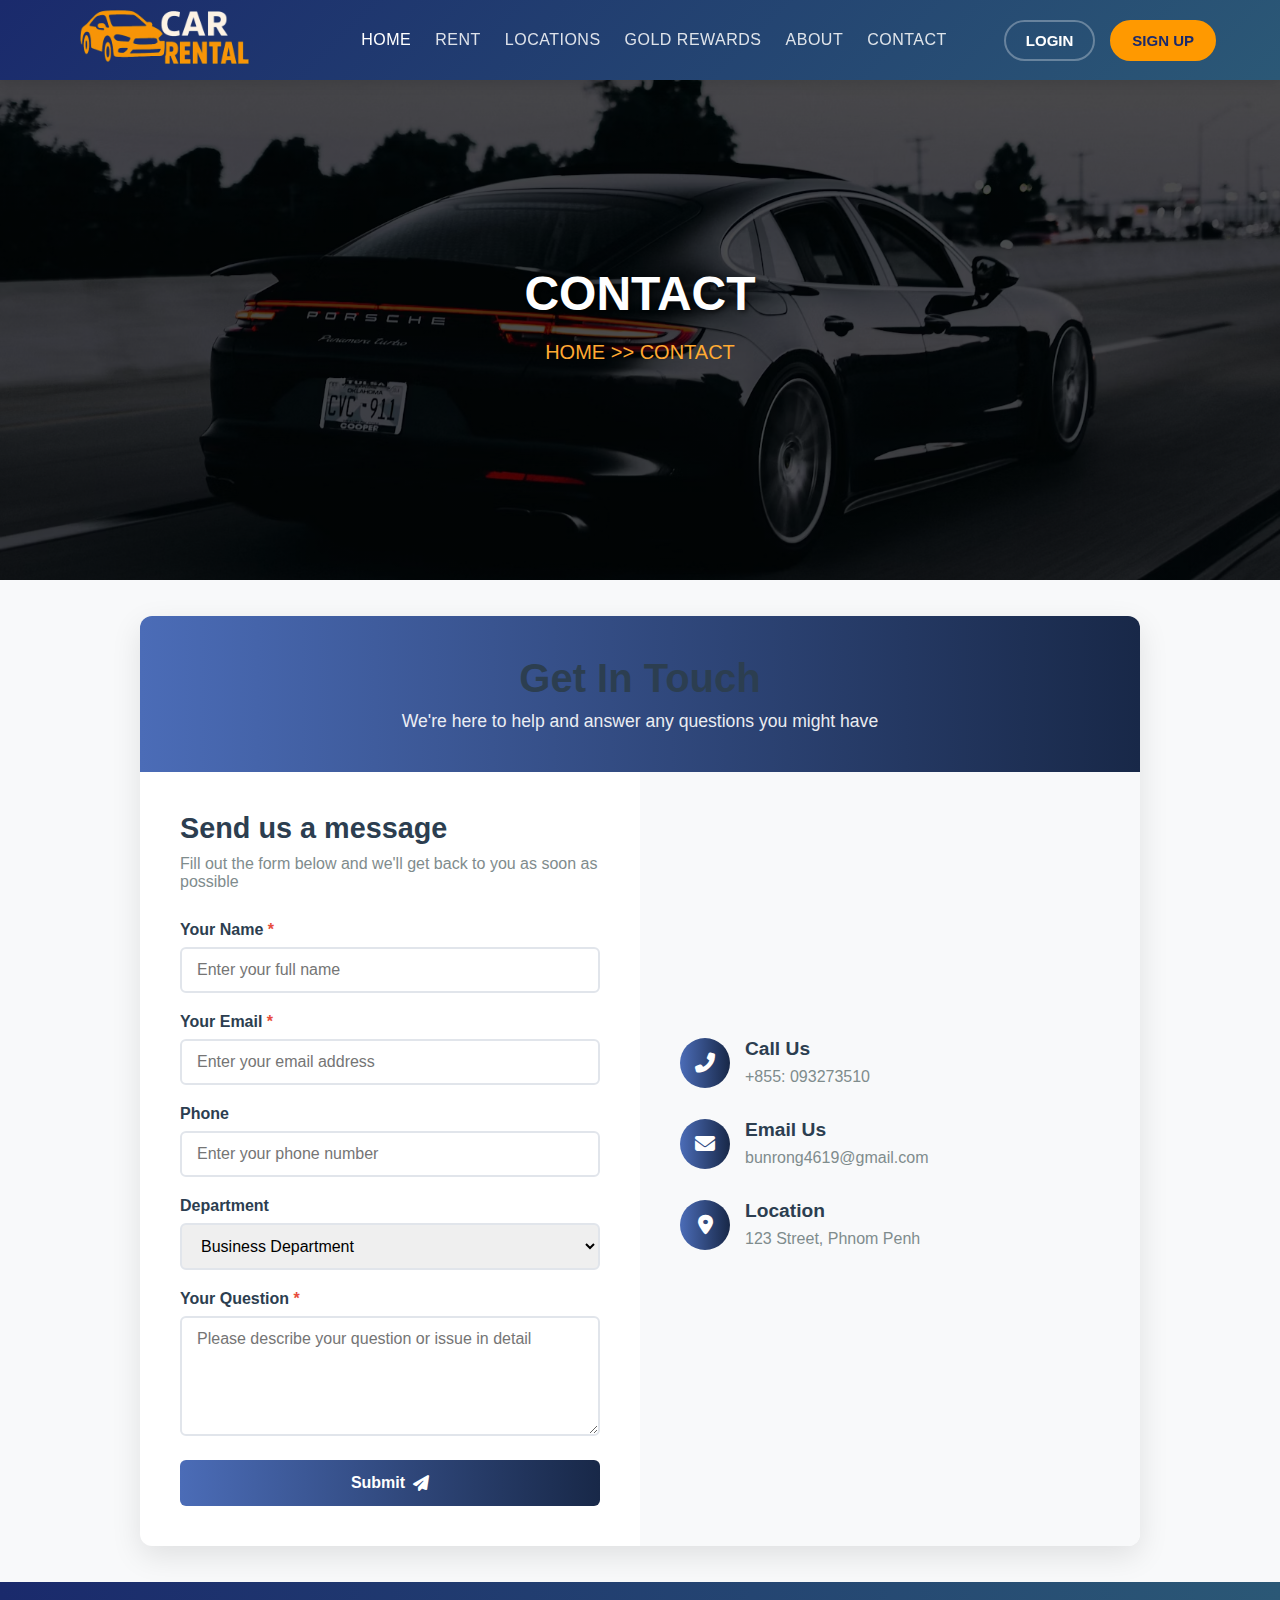
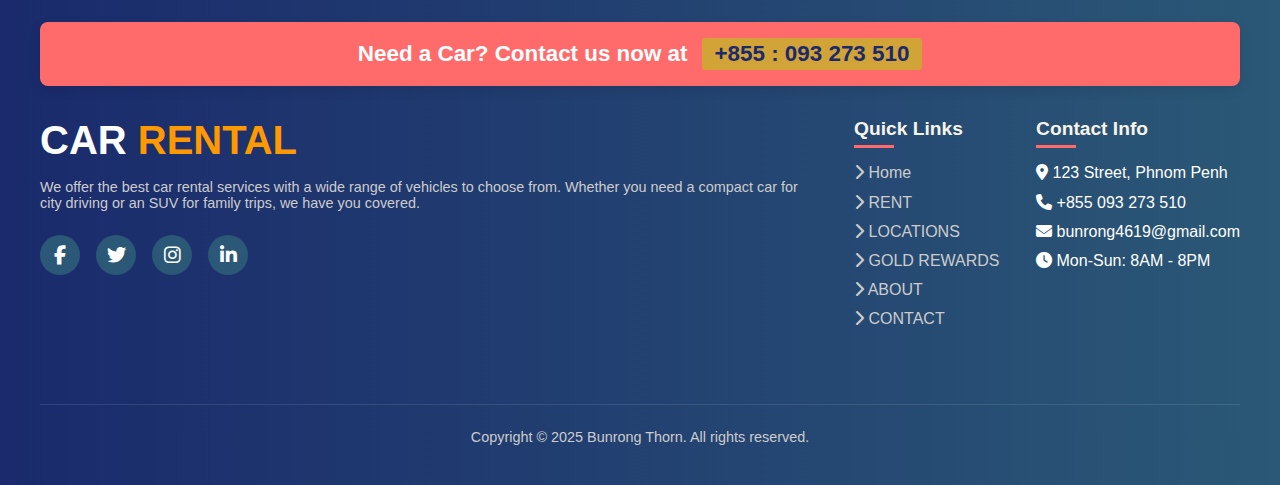
<file: contact.html>
<!DOCTYPE html>
<html lang="en">
<head>
    <meta charset="UTF-8">
    <meta name="viewport" content="width=device-width, initial-scale=1.0">
    <link rel="shortcut icon" href="images/logo1.png" type="image/png">
    <title>CAR RENTAL</title>
    <link rel="stylesheet" href="https://cdnjs.cloudflare.com/ajax/libs/font-awesome/6.4.0/css/all.min.css">
    <link rel="stylesheet" href="style.css">
</head>
<body>
    <nav>
        <div class="navbar">
            <div class="logo">
                <img src="images/logo1.png" alt="logo">
            </div>
            <div class="nav-links" id="navLinks">
                <ul class="links">
                    <li><a href="index.html" class="active">HOME</a></li>
                    <li><a href="rent.html">RENT</a></li>
                    <li><a href="location.html">LOCATIONS</a></li>
                    <li><a href="gold.html">GOLD REWARDS</a></li>
                    <li><a href="about.html">ABOUT</a></li>
                    <li><a href="contact.html">CONTACT</a></li>
                </ul>
                <div class="auth-buttons">
                    <a href="#" class="login-btn">LOGIN</a>
                    <a href="#" class="signup-btn">SIGN UP</a>
                </div>
            </div>
            <div class="hamburger" id="hamburger">
                <div class="line1"></div>
                <div class="line2"></div>
                <div class="line3"></div>
            </div>
        </div>
    </nav>

    <div class="hero-section">
        <h2>CONTACT</h2>
        <p>HOME >> CONTACT</p>
    </div>

    <br><br>

    <div class="contact-container">
        <div class="contact-header">
            <h1>Get In Touch</h1>
            <p>We're here to help and answer any questions you might have</p>
        </div>
        
        <div class="contact-content">
            <form class="contact-form" id="contactForm">
                <div class="form-header">
                    <h2>Send us a message</h2>
                    <p>Fill out the form below and we'll get back to you as soon as possible</p>
                </div>
                
                <div class="form-group">
                    <label for="name" class="required">Your Name</label>
                    <input type="text" id="name" class="form-control" placeholder="Enter your full name" required>
                </div>
                
                <div class="form-group">
                    <label for="email" class="required">Your Email</label>
                    <input type="email" id="email" class="form-control" placeholder="Enter your email address" required>
                </div>
                
                <div class="form-group">
                    <label for="phone">Phone</label>
                    <input type="tel" id="phone" class="form-control" placeholder="Enter your phone number">
                </div>
                
                <div class="form-group">
                    <label for="department">Department</label>
                    <select id="department" class="form-control">
                        <option selected>Business Department</option>
                        <option>Customer Support</option>
                        <option>Technical Support</option>
                        <option>Sales Department</option>
                        <option>Billing Department</option>
                    </select>
                </div>
                
                <div class="form-group full-width">
                    <label for="question" class="required">Your Question</label>
                    <textarea id="question" class="form-control" placeholder="Please describe your question or issue in detail" required></textarea>
                </div>
                
                <button type="submit" class="submit-btn">Submit <i class="fas fa-paper-plane"></i></button>
            </form>
            
            <div class="contact-info">
                <div class="info-item">
                    <i class="fas fa-phone-alt"></i>
                    <div class="info-text">
                        <h4>Call Us</h4>
                        <p>+855: 093273510</p>
                    </div>
                </div>
                
                <div class="info-item">
                    <i class="fas fa-envelope"></i>
                    <div class="info-text">
                        <h4>Email Us</h4>
                        <p>bunrong4619@gmail.com</p>
                    </div>
                </div>
                
                <div class="info-item">
                    <i class="fas fa-map-marker-alt"></i>
                    <div class="info-text">
                        <h4>Location</h4>
                        <p>123 Street, Phnom Penh</p>
                    </div>
                </div>
            </div>
        </div>
    </div>
            
            
    <br><br>
    <footer>
        <div class="footer-container">
            <div class="contact-bar">
                <h3>Need a Car? Contact us now at <span>+855 : 093 273 510</span></h3>
            </div>
            
            <div class="main-footer">
                <div class="brand-section">
                    <h1>CAR<span> RENTAL</span></h1>
                    <p>We offer the best car rental services with a wide range of vehicles to choose from. Whether you need a compact car for city driving or an SUV for family trips, we have you covered.</p>
                    
                    <div class="social-icons">
                        <a href="#"><i class="fab fa-facebook-f"></i></a>
                        <a href="#"><i class="fab fa-twitter"></i></a>
                        <a href="#"><i class="fab fa-instagram"></i></a>
                        <a href="#"><i class="fab fa-linkedin-in"></i></a>
                    </div>
                </div>
                
                <div class="links-section">
                    <div class="footer-column">
                        <h4>Quick Links</h4>
                        <ul>
                            <li><a href="index.html"><i class="fas fa-chevron-right"></i> Home</a></li>
                            <li><a href="rent.html"><i class="fas fa-chevron-right"></i> RENT</a></li>
                            <li><a href="location.html"><i class="fas fa-chevron-right"></i> LOCATIONS</a></li>
                            <li><a href="gold.html"><i class="fas fa-chevron-right"></i> GOLD REWARDS</a></li>
                            <li><a href="about.html"><i class="fas fa-chevron-right"></i> ABOUT</a></li>
                            <li><a href="contact.html"><i class="fas fa-chevron-right"></i> CONTACT</a></li>
                        </ul>
                    </div>
                    
                    <div class="footer-column">
                        <h4>Contact Info</h4>
                        <ul>
                            <li><i class="fas fa-map-marker-alt"></i> 123 Street, Phnom Penh</li>
                            <li><i class="fas fa-phone"></i> +855 093 273 510</li>
                            <li><i class="fas fa-envelope"></i> bunrong4619@gmail.com</li>
                            <li><i class="fas fa-clock"></i> Mon-Sun: 8AM - 8PM</li>
                        </ul>
                    </div>
                </div>
            </div>
            
            <div class="copyright">
                <p>Copyright &copy 2025 Bunrong Thorn. All rights reserved.</p>
            </div>
        </div>
    </footer>


<script src="index.js"></script>
</body>
</html>
</file>
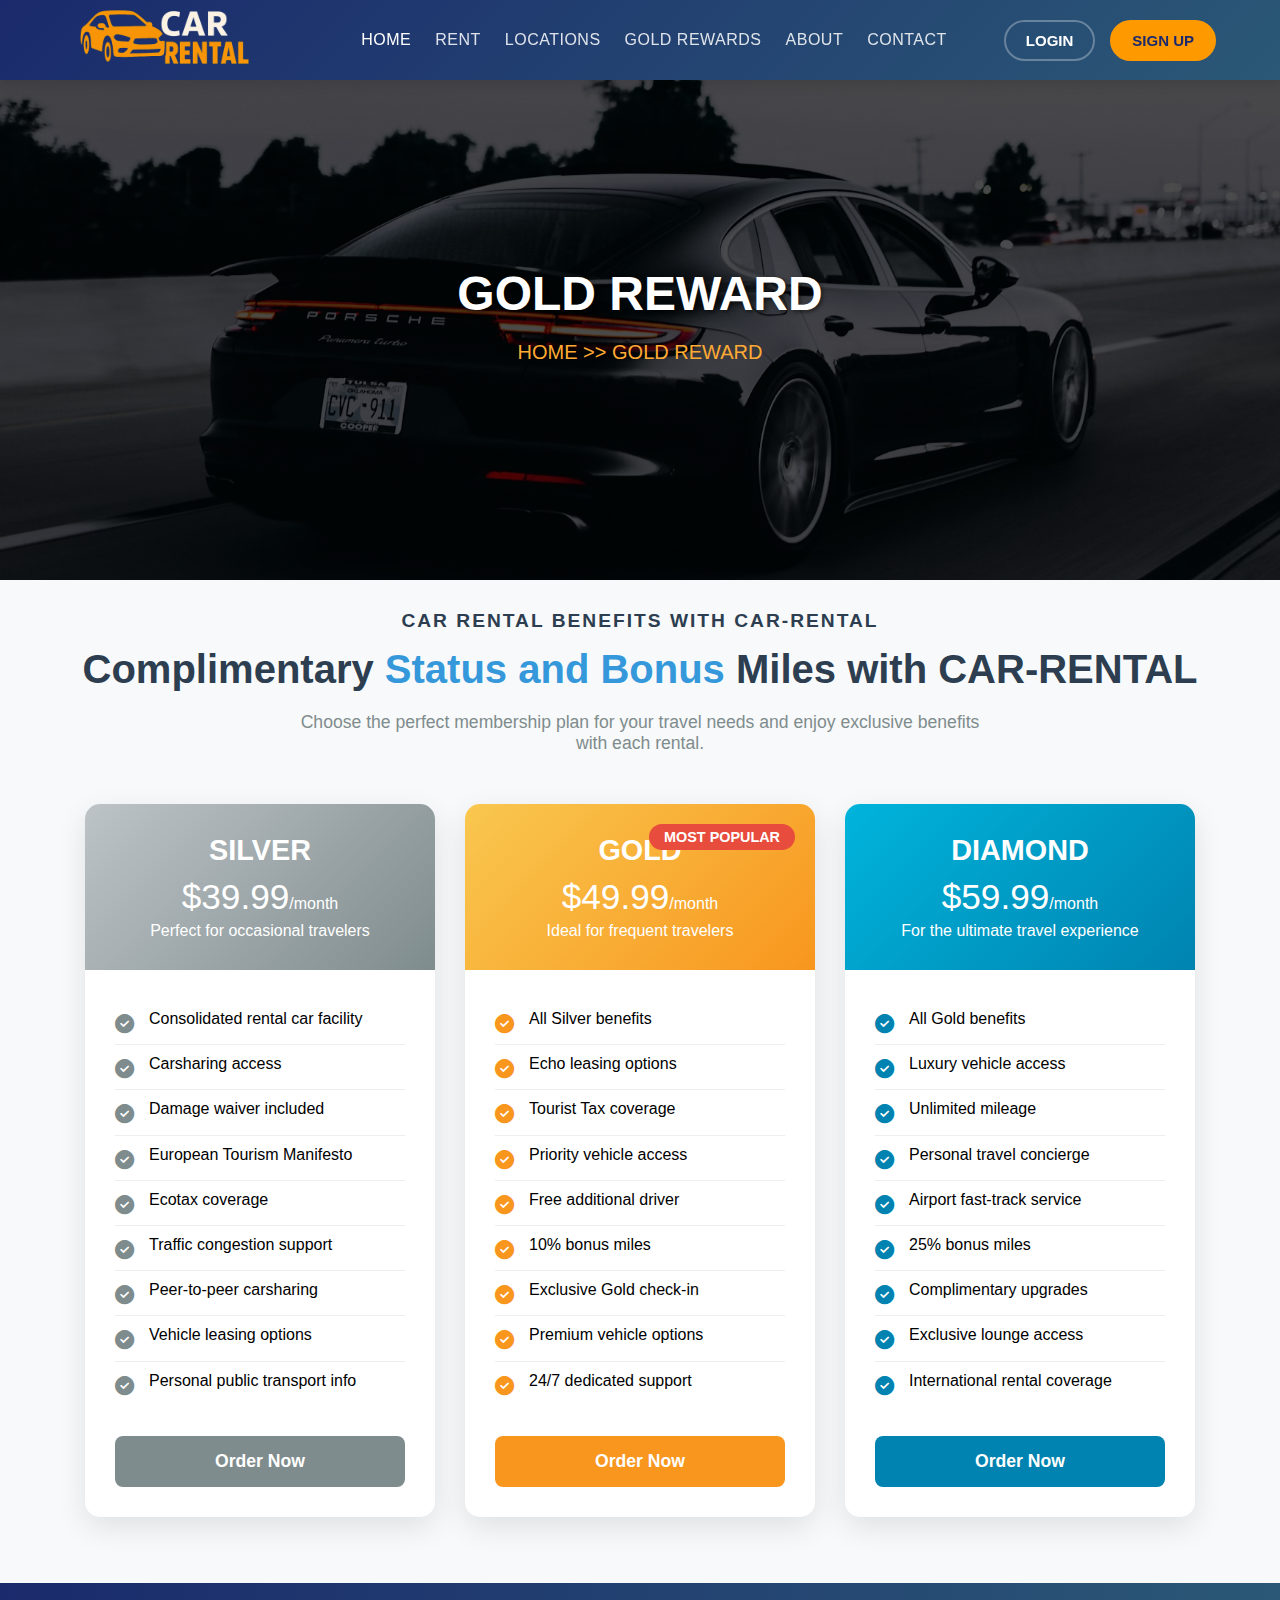
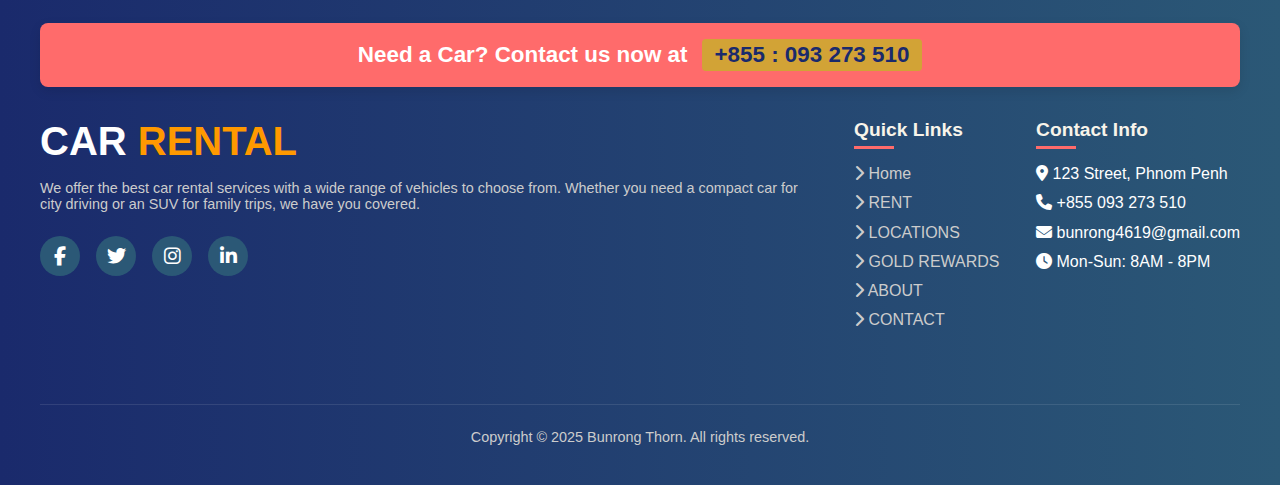
<file: gold.html>
<!DOCTYPE html>
<html lang="en">
<head>
    <meta charset="UTF-8">
    <meta name="viewport" content="width=device-width, initial-scale=1.0">
    <link rel="shortcut icon" href="images/logo1.png" type="image/png">
    <title>CAR RENTAL</title>
    <link rel="stylesheet" href="https://cdnjs.cloudflare.com/ajax/libs/font-awesome/6.4.0/css/all.min.css">
    <link rel="stylesheet" href="style.css">
</head>
<body>
    <nav>
        <div class="navbar">
            <div class="logo">
                <img src="images/logo1.png" alt="logo">
            </div>
            <div class="nav-links" id="navLinks">
                <ul class="links">
                    <li><a href="index.html" class="active">HOME</a></li>
                    <li><a href="rent.html">RENT</a></li>
                    <li><a href="location.html">LOCATIONS</a></li>
                    <li><a href="gold.html">GOLD REWARDS</a></li>
                    <li><a href="about.html">ABOUT</a></li>
                    <li><a href="contact.html">CONTACT</a></li>
                </ul>
                <div class="auth-buttons">
                    <a href="#" class="login-btn">LOGIN</a>
                    <a href="#" class="signup-btn">SIGN UP</a>
                </div>
            </div>
            <div class="hamburger" id="hamburger">
                <div class="line1"></div>
                <div class="line2"></div>
                <div class="line3"></div>
            </div>
        </div>
    </nav>

    <div class="hero-section">
        <h2>GOLD REWARD</h2>
        <p>HOME >> GOLD REWARD</p>
    </div>

    <div class="container">
        <div class="header">
            <h3>Car rental benefits with CAR-RENTAL</h3>
            <h1>Complimentary <span>Status and Bonus</span> Miles with CAR-RENTAL</h1>
            <p>Choose the perfect membership plan for your travel needs and enjoy exclusive benefits with each rental.</p>
        </div>
        
        <div class="pricing-cards">
            <!-- Silver Card -->
            <div class="pricing-card silver">
                <div class="card-header">
                    <h3>SILVER</h3>
                    <div class="price">$39.99<span>/month</span></div>
                    <p>Perfect for occasional travelers</p>
                </div>
                <div class="card-body">
                    <ul class="benefits-list">
                        <li><i class="fas fa-check-circle"></i> Consolidated rental car facility</li>
                        <li><i class="fas fa-check-circle"></i> Carsharing access</li>
                        <li><i class="fas fa-check-circle"></i> Damage waiver included</li>
                        <li><i class="fas fa-check-circle"></i> European Tourism Manifesto</li>
                        <li><i class="fas fa-check-circle"></i> Ecotax coverage</li>
                        <li><i class="fas fa-check-circle"></i> Traffic congestion support</li>
                        <li><i class="fas fa-check-circle"></i> Peer-to-peer carsharing</li>
                        <li><i class="fas fa-check-circle"></i> Vehicle leasing options</li>
                        <li><i class="fas fa-check-circle"></i> Personal public transport info</li>
                    </ul>
                    <a href="rent.html" class="btn">Order Now</a>
                </div>
            </div>
            
            <!-- Gold Card -->
            <div class="pricing-card gold popular">
                <div class="popular-tag">MOST POPULAR</div>
                <div class="card-header">
                    <h3>GOLD</h3>
                    <div class="price">$49.99<span>/month</span></div>
                    <p>Ideal for frequent travelers</p>
                </div>
                <div class="card-body">
                    <ul class="benefits-list">
                        <li><i class="fas fa-check-circle"></i> All Silver benefits</li>
                        <li><i class="fas fa-check-circle"></i> Echo leasing options</li>
                        <li><i class="fas fa-check-circle"></i> Tourist Tax coverage</li>
                        <li><i class="fas fa-check-circle"></i> Priority vehicle access</li>
                        <li><i class="fas fa-check-circle"></i> Free additional driver</li>
                        <li><i class="fas fa-check-circle"></i> 10% bonus miles</li>
                        <li><i class="fas fa-check-circle"></i> Exclusive Gold check-in</li>
                        <li><i class="fas fa-check-circle"></i> Premium vehicle options</li>
                        <li><i class="fas fa-check-circle"></i> 24/7 dedicated support</li>
                    </ul>
                    <a href="rent.html" class="btn">Order Now</a>
                </div>
            </div>
            
            <!-- Diamond Card -->
            <div class="pricing-card diamond">
                <div class="card-header">
                    <h3>DIAMOND</h3>
                    <div class="price">$59.99<span>/month</span></div>
                    <p>For the ultimate travel experience</p>
                </div>
                <div class="card-body">
                    <ul class="benefits-list">
                        <li><i class="fas fa-check-circle"></i> All Gold benefits</li>
                        <li><i class="fas fa-check-circle"></i> Luxury vehicle access</li>
                        <li><i class="fas fa-check-circle"></i> Unlimited mileage</li>
                        <li><i class="fas fa-check-circle"></i> Personal travel concierge</li>
                        <li><i class="fas fa-check-circle"></i> Airport fast-track service</li>
                        <li><i class="fas fa-check-circle"></i> 25% bonus miles</li>
                        <li><i class="fas fa-check-circle"></i> Complimentary upgrades</li>
                        <li><i class="fas fa-check-circle"></i> Exclusive lounge access</li>
                        <li><i class="fas fa-check-circle"></i> International rental coverage</li>
                    </ul>
                    <a href="rent.html" class="btn">Order Now</a>
                </div>
            </div>
        </div>
    </div>
            
            
    <br><br>
    <footer>
        <div class="footer-container">
            <div class="contact-bar">
                <h3>Need a Car? Contact us now at <span>+855 : 093 273 510</span></h3>
            </div>
            
            <div class="main-footer">
                <div class="brand-section">
                    <h1>CAR<span> RENTAL</span></h1>
                    <p>We offer the best car rental services with a wide range of vehicles to choose from. Whether you need a compact car for city driving or an SUV for family trips, we have you covered.</p>
                    
                    <div class="social-icons">
                        <a href="#"><i class="fab fa-facebook-f"></i></a>
                        <a href="#"><i class="fab fa-twitter"></i></a>
                        <a href="#"><i class="fab fa-instagram"></i></a>
                        <a href="#"><i class="fab fa-linkedin-in"></i></a>
                    </div>
                </div>
                
                <div class="links-section">
                    <div class="footer-column">
                        <h4>Quick Links</h4>
                        <ul>
                            <li><a href="index.html"><i class="fas fa-chevron-right"></i> Home</a></li>
                            <li><a href="rent.html"><i class="fas fa-chevron-right"></i> RENT</a></li>
                            <li><a href="location.html"><i class="fas fa-chevron-right"></i> LOCATIONS</a></li>
                            <li><a href="gold.html"><i class="fas fa-chevron-right"></i> GOLD REWARDS</a></li>
                            <li><a href="about.html"><i class="fas fa-chevron-right"></i> ABOUT</a></li>
                            <li><a href="contact.html"><i class="fas fa-chevron-right"></i> CONTACT</a></li>
                        </ul>
                    </div>
                    
                    <div class="footer-column">
                        <h4>Contact Info</h4>
                        <ul>
                            <li><i class="fas fa-map-marker-alt"></i> 123 Street, Phnom Penh</li>
                            <li><i class="fas fa-phone"></i> +855 093 273 510</li>
                            <li><i class="fas fa-envelope"></i> bunrong4619@gmail.com</li>
                            <li><i class="fas fa-clock"></i> Mon-Sun: 8AM - 8PM</li>
                        </ul>
                    </div>
                </div>
            </div>
            
            <div class="copyright">
                <p>Copyright &copy 2025 Bunrong Thorn. All rights reserved.</p>
            </div>
        </div>
    </footer>


<script src="index.js"></script>
</body>
</html>
</file>
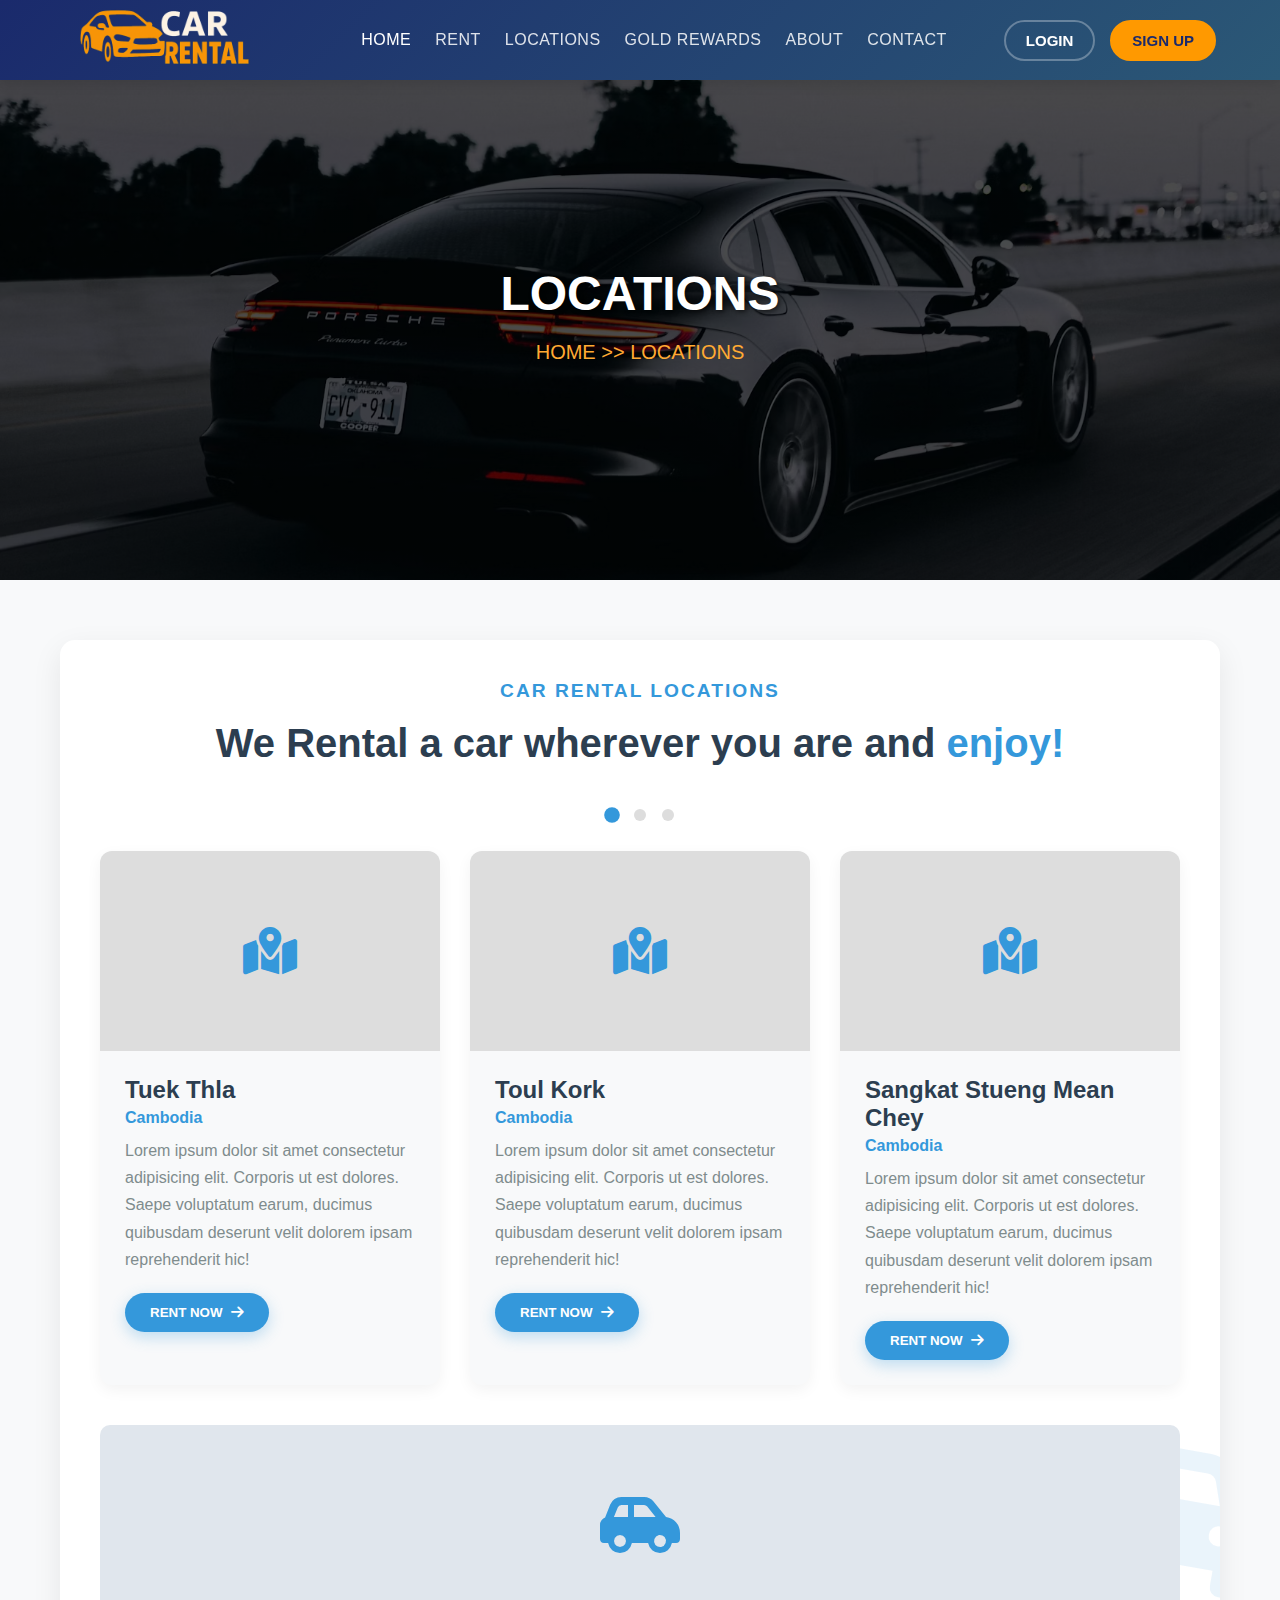
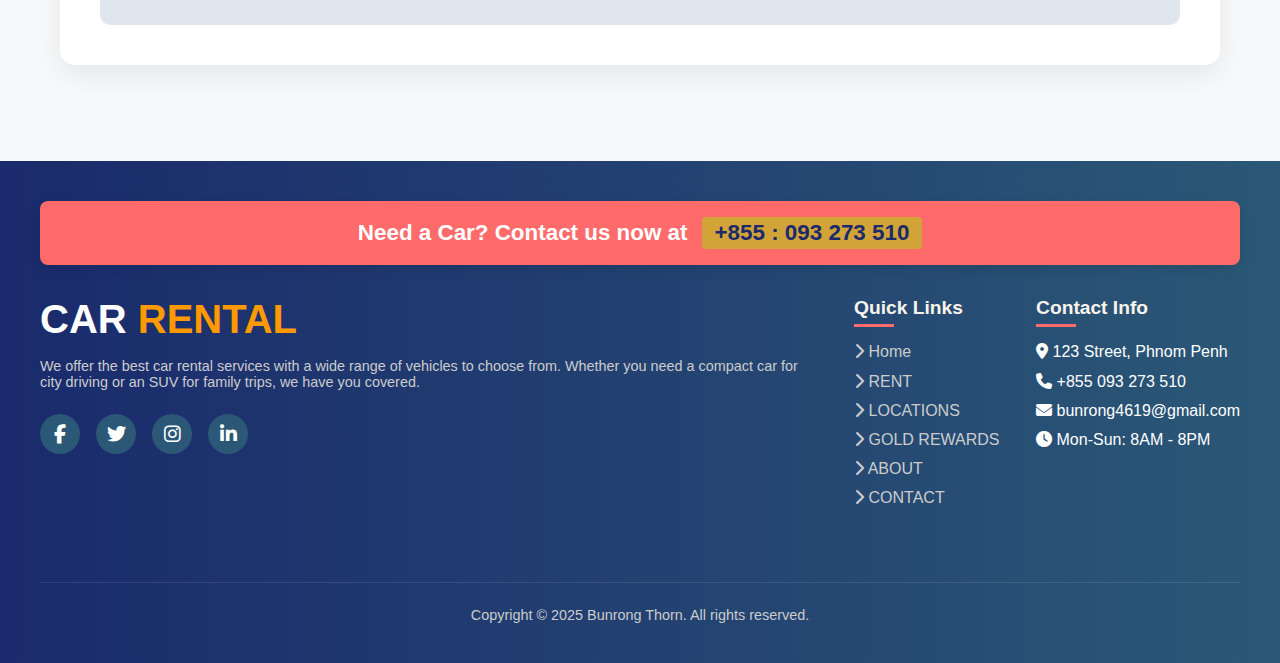
<file: location.html>
<!DOCTYPE html>
<html lang="en">
<head>
    <meta charset="UTF-8">
    <meta name="viewport" content="width=device-width, initial-scale=1.0">
    <link rel="shortcut icon" href="images/logo1.png" type="image/png">
    <title>CAR RENTAL</title>
    <link rel="stylesheet" href="https://cdnjs.cloudflare.com/ajax/libs/font-awesome/6.4.0/css/all.min.css">
    <link rel="stylesheet" href="style.css">
</head>
<body>
    <nav>
        <div class="navbar">
            <div class="logo">
                <img src="images/logo1.png" alt="logo">
            </div>
            <div class="nav-links" id="navLinks">
                <ul class="links">
                    <li><a href="index.html" class="active">HOME</a></li>
                    <li><a href="rent.html">RENT</a></li>
                    <li><a href="location.html">LOCATIONS</a></li>
                    <li><a href="gold.html">GOLD REWARDS</a></li>
                    <li><a href="about.html">ABOUT</a></li>
                    <li><a href="contact.html">CONTACT</a></li>
                </ul>
                <div class="auth-buttons">
                    <a href="#" class="login-btn">LOGIN</a>
                    <a href="#" class="signup-btn">SIGN UP</a>
                </div>
            </div>
            <div class="hamburger" id="hamburger">
                <div class="line1"></div>
                <div class="line2"></div>
                <div class="line3"></div>
            </div>
        </div>
    </nav>

    <div class="hero-section">
        <h2>LOCATIONS</h2>
        <p>HOME >> LOCATIONS</p>
    </div>

    <div class="container">
        <section class="locations-section">
            <div class="floating-car">
                <i class="fas fa-car"></i>
            </div>
            
            <div class="locations-header">
                <h3>Car Rental Locations</h3>
                <h1>We Rental a car wherever you are and <span>enjoy!</span></h1>
            </div>
            
            <div class="location-selector">
                <div class="location-dot active" data-location="tuek-thla"></div>
                <div class="location-dot" data-location="toul-kork"></div>
                <div class="location-dot" data-location="mean-chey"></div>
            </div>
            
            <div class="locations-grid">
                <div class="location-card" id="tuek-thla">
                    <div class="map-container">
                        <i class="fas fa-map-marked-alt"></i>
                    </div>
                    <div class="location-info">
                        <h2>Tuek Thla <span>Cambodia</span></h2>
                        <p>Lorem ipsum dolor sit amet consectetur adipisicing elit. Corporis ut est dolores. Saepe voluptatum earum, ducimus quibusdam deserunt velit dolorem ipsam reprehenderit hic!</p>
                        <button class="rent-btn"><a href="rent.html">RENT NOW</a> <i class="fas fa-arrow-right"></i></button>
                    </div>
                </div>
                
                <div class="location-card" id="toul-kork">
                    <div class="map-container">
                        <i class="fas fa-map-marked-alt"></i>
                    </div>
                    <div class="location-info">
                        <h2>Toul Kork <span>Cambodia</span></h2>
                        <p>Lorem ipsum dolor sit amet consectetur adipisicing elit. Corporis ut est dolores. Saepe voluptatum earum, ducimus quibusdam deserunt velit dolorem ipsam reprehenderit hic!</p>
                        <button class="rent-btn"><a href="rent.html">RENT NOW</a> <i class="fas fa-arrow-right"></i></button>
                    </div>
                </div>
                
                <div class="location-card" id="mean-chey">
                    <div class="map-container">
                        <i class="fas fa-map-marked-alt"></i>
                    </div>
                    <div class="location-info">
                        <h2>Sangkat Stueng Mean Chey <span>Cambodia</span></h2>
                        <p>Lorem ipsum dolor sit amet consectetur adipisicing elit. Corporis ut est dolores. Saepe voluptatum earum, ducimus quibusdam deserunt velit dolorem ipsam reprehenderit hic!</p>
                        <button class="rent-btn"><a href="rent.html">RENT NOW</a> <i class="fas fa-arrow-right"></i></button>
                    </div>
                </div>
            </div>
            
            <div class="car-image">
                <div class="car-img-container">
                    <i class="fas fa-car-side"></i>
                </div>
            </div>
        </section>
    </div>
            
            
    <br><br>
    <footer>
        <div class="footer-container">
            <div class="contact-bar">
                <h3>Need a Car? Contact us now at <span>+855 : 093 273 510</span></h3>
            </div>
            
            <div class="main-footer">
                <div class="brand-section">
                    <h1>CAR<span> RENTAL</span></h1>
                    <p>We offer the best car rental services with a wide range of vehicles to choose from. Whether you need a compact car for city driving or an SUV for family trips, we have you covered.</p>
                    
                    <div class="social-icons">
                        <a href="#"><i class="fab fa-facebook-f"></i></a>
                        <a href="#"><i class="fab fa-twitter"></i></a>
                        <a href="#"><i class="fab fa-instagram"></i></a>
                        <a href="#"><i class="fab fa-linkedin-in"></i></a>
                    </div>
                </div>
                
                <div class="links-section">
                    <div class="footer-column">
                        <h4>Quick Links</h4>
                        <ul>
                            <li><a href="index.html"><i class="fas fa-chevron-right"></i> Home</a></li>
                            <li><a href="rent.html"><i class="fas fa-chevron-right"></i> RENT</a></li>
                            <li><a href="location.html"><i class="fas fa-chevron-right"></i> LOCATIONS</a></li>
                            <li><a href="gold.html"><i class="fas fa-chevron-right"></i> GOLD REWARDS</a></li>
                            <li><a href="about.html"><i class="fas fa-chevron-right"></i> ABOUT</a></li>
                            <li><a href="contact.html"><i class="fas fa-chevron-right"></i> CONTACT</a></li>
                        </ul>
                    </div>
                    
                    <div class="footer-column">
                        <h4>Contact Info</h4>
                        <ul>
                            <li><i class="fas fa-map-marker-alt"></i> 123 Street, Phnom Penh</li>
                            <li><i class="fas fa-phone"></i> +855 093 273 510</li>
                            <li><i class="fas fa-envelope"></i> bunrong4619@gmail.com</li>
                            <li><i class="fas fa-clock"></i> Mon-Sun: 8AM - 8PM</li>
                        </ul>
                    </div>
                </div>
            </div>
            
            <div class="copyright">
                <p>Copyright &copy 2025 Bunrong Thorn. All rights reserved.</p>
            </div>
        </div>
    </footer>


<script src="index.js"></script>
</body>
</html>
</file>
<file: style.css>
* {
    margin: 0;
    padding: 0;
    box-sizing: border-box;
    font-family: 'Segoe UI', Tahoma, Geneva, Verdana, sans-serif;
}
        
body {
    background-color: #f8f9fa;
}
        
nav {
    background: linear-gradient(135deg, #1a2a6c, #2b5876);
    padding: 0 5%;
    box-shadow: 0 4px 12px rgba(0, 0, 0, 0.1);
    position: sticky;
    top: 0;
    z-index: 1000;
}
        
.navbar {
    display: flex;
    justify-content: space-between;
    align-items: center;
    height: 80px;
}
        
.logo {
    display: flex;
    align-items: center;
}

.logo img {
    display: inline-block;
    width: 200px;
}
        
.nav-links {
    display: flex;
    align-items: center;
}
        
.links {
    display: flex;
    list-style: none;
}
        
.links li {
    position: relative;
    margin: 0 12px;
}
        
.links li a {
    color: rgba(255, 255, 255, 0.85);
    text-decoration: none;
    font-size: 16px;
    font-weight: 500;
    padding: 28px 0;
    transition: all 0.3s ease;
    letter-spacing: 0.5px;
}
        
.links li a:hover {
    color: rgb(255, 255, 255);
}
        
.links li a:hover::after {
    content: '';
    position: absolute;
    bottom: 0;
    left: 0;
    width: 100%;
    height: 4px;
    background-color: #ff9900;
    border-radius: 4px 4px 0 0;
}
        
.links li a.active {
    color: rgb(255, 255, 255);

}
        
.links li a.active::after {
    content: '';
    position: absolute;
    bottom: 0;
    left: 0;
    width: 100%;
    height: 4px;
    border-radius: 4px 4px 0 0;
}
        
.auth-buttons {
    display: flex;
    align-items: center;
    margin-left: 30px;
}
        
.auth-buttons a {
    padding: 10px 20px;
    border-radius: 50px;
    text-decoration: none;
    font-weight: 600;
    font-size: 15px;
    transition: all 0.3s ease;
    margin-left: 15px;
}
        
.login-btn {
    color: white;
    border: 2px solid rgba(255, 255, 255, 0.3);
}
        
.login-btn:hover {
    background-color: rgba(255, 255, 255, 0.1);
    border-color: rgba(255, 255, 255, 0.5);
}
        
.signup-btn {
    background-color: #ff9900;
    color: #1a2a6c;
    border: 2px solid #ff9900;
}
        
.signup-btn:hover {
    background-color: #ffaa33;
    border-color: #ffaa33;
    transform: translateY(-2px);
    box-shadow: 0 4px 8px rgba(0, 0, 0, 0.2);
}
        
.hamburger {
    display: none;
    flex-direction: column;
    cursor: pointer;
}
        
.hamburger div {
    width: 25px;
    height: 3px;
    background-color: white;
    margin: 3px 0;
    transition: all 0.3s ease;
}
        
.hero-section {
    height: 500px;
    background: linear-gradient(rgba(0, 0, 0, 0.7), rgba(0, 0, 0, 0.7)), 
                        url('/images/banner.png') no-repeat center center/cover;
    display: flex;
    flex-direction: column;
    justify-content: center;
    align-items: center;
    text-align: center;
    color: white;
    padding: 0 20px;
}
        
.hero-section h2 {
    font-size: 48px;
    margin-bottom: 20px;
    text-shadow: 2px 2px 4px rgba(0, 0, 0, 0.5);
}
        
.hero-section p {
    font-size: 20px;
    max-width: 700px;
    margin-bottom: 30px;
    color: #ffaa33;
}
        
@media (max-width: 968px) {
    .links li {
        margin: 0 8px;
    }
            
    .links li a {
        font-size: 14px;
    }
            
    .auth-buttons a {
        padding: 8px 16px;
        font-size: 14px;
    }
}
        
@media (max-width: 768px) {
    .hamburger {
        display: flex;
    }
            
    .nav-links {
        position: absolute;
        top: 80px;
        left: 0;
        width: 100%;
        background: linear-gradient(135deg, #1a2a6c, #2b5876);
        flex-direction: column;
        align-items: center;
        padding: 20px 0;
        clip-path: polygon(0 0, 100% 0, 100% 0, 0 0);
        transition: all 0.5s ease;
    }
            
    .nav-active {
        clip-path: polygon(0 0, 100% 0, 100% 100%, 0 100%);
    }
            
    .links {
        flex-direction: column;
        width: 100%;
    }
            
    .links li {
        width: 100%;
        text-align: center;
        margin: 0;
    }
            
    .links li a {
        display: block;
        padding: 15px 0;
    }
            
    .links li a::after {
        display: none;
    }
            
    .auth-buttons {
        margin: 20px 0 10px;
        flex-direction: column;
        width: 80%;
        }
            
    .auth-buttons a {
        margin: 10px 0;
        width: 100%;
        text-align: center;
    }
            
    .hero-section h2 {
        font-size: 36px;
    }
            
    .hero-section p {
        font-size: 18px;
    }
}

.benefits-section {
    padding: 80px 5%;
    background: linear-gradient(to bottom, #ffffff, #f0f8ff);
}

.section-header {
    text-align: center;
    margin-bottom: 60px;
}
        
.section-header h4 {
    font-size: 18px;
    color: #ff9900;
    text-transform: uppercase;
    letter-spacing: 2px;
    margin-bottom: 15px;
    font-weight: 600;
}

.section-header h1 {
    font-size: 42px;
    color: #1a2a6c;
    font-weight: 700;
    line-height: 1.2;
}
        
.section-header h1 span {
    display: block;
    color: #ff9900;
    margin-top: 10px;
}
        
.benefits-container {
    display: flex;
    flex-wrap: wrap;
    justify-content: center;
    gap: 30px;
    max-width: 1200px;
    margin: 0 auto;
}

.benefit-card {
    background: white;
    border-radius: 12px;
    padding: 30px;
    width: 260px;
    text-align: center;
    box-shadow: 0 10px 30px rgba(0, 0, 0, 0.08);
    transition: transform 0.3s ease, box-shadow 0.3s ease;
}
        
.benefit-card:hover {
    transform: translateY(-10px);
    box-shadow: 0 15px 35px rgba(0, 0, 0, 0.12);
}
        
.icon-container {
    width: 80px;
    height: 80px;
    margin: 0 auto 20px;
    background: linear-gradient(135deg, #1a2a6c, #2b5876);
    border-radius: 50%;
    display: flex;
    align-items: center;
    justify-content: center;
}
        
.benefit-card i {
    font-size: 32px;
    color: white;
}
        
.benefit-card h3 {
    font-size: 20px;
    color: #1a2a6c;
    margin-bottom: 15px;
    font-weight: 600;
}
        
.benefit-card p {
    color: #666;
    font-size: 16px;
    line-height: 1.5;
}
        
.guarantee-badge {
    margin-top: 60px;
    text-align: center;
    background: linear-gradient(135deg, #1a2a6c, #2b5876);
    color: white;
    padding: 30px;
    border-radius: 12px;
    max-width: 800px;
    margin-left: auto;
    margin-right: auto;
}
        
.guarantee-badge h2 {
    font-size: 28px;
    margin-bottom: 15px;
}
        
.guarantee-badge p {
    font-size: 18px;
    opacity: 0.9;
}
        
@media (max-width: 768px) {
    .section-header h1 {
        font-size: 32px;
    }
            
    .benefit-card {
        width: 100%;
        max-width: 320px;
    }
            
    .benefits-container {
        gap: 20px;
    }
}

.services-section {
    padding: 80px 5%;
    background: linear-gradient(to bottom, #f0f8ff, #ffffff);
}
        
.section-header {
    text-align: center;
    margin-bottom: 60px;
    max-width: 800px;
    margin-left: auto;
    margin-right: auto;
}
        
.section-header h4 {
    font-size: 18px;
    color: #ff9900;
    text-transform: uppercase;
    letter-spacing: 2px;
    margin-bottom: 15px;
    font-weight: 600;
}
        
.section-header h1 {
    font-size: 42px;
    color: #1a2a6c;
    font-weight: 700;
    line-height: 1.3;
}
        
.section-header h1 span {
    color: #ff9900;
}
        
.services-container {
    display: flex;
    flex-wrap: wrap;
    justify-content: center;
    gap: 40px;
    max-width: 1200px;
    margin: 0 auto 50px;
}
        
.service-card {
    background: white;
    border-radius: 12px;
    overflow: hidden;
    width: 350px;
    box-shadow: 0 10px 30px rgba(0, 0, 0, 0.08);
    transition: transform 0.3s ease, box-shadow 0.3s ease;
}
        
.service-card:hover {
    transform: translateY(-10px);
    box-shadow: 0 15px 35px rgba(0, 0, 0, 0.12);
}
        
.service-img {
    height: 200px;
    background: linear-gradient(135deg, #1a2a6c, #2b5876);
    display: flex;
    align-items: center;
    justify-content: center;
    position: relative;
    overflow: hidden;
}
        
.service-img i {
    font-size: 64px;
    color: rgba(255, 255, 255, 0.9);
    z-index: 2;
}
        
.service-img::after {
    content: '';
    position: absolute;
    top: 0;
    left: 0;
    width: 100%;
    height: 100%;
    background: url('images/image.png') no-repeat center center/cover;
    opacity: 0.2;
}
        
.service-content {
    padding: 25px;
}
        
.service-content h2 {
    font-size: 22px;
    color: #1a2a6c;
    margin-bottom: 15px;
    font-weight: 600;
}
        
.service-content p {
    color: #666;
    font-size: 16px;
    line-height: 1.6;
    margin-bottom: 20px;
}
        
.cta-button {
    display: block;
    text-decoration: double;
    width: max-content;
    margin: 0 auto;
    padding: 16px 40px;
    background: linear-gradient(135deg, #ff9900, #ffaa33);
    border: none;
    border-radius: 50px;
    font-size: 18px;
    font-weight: 600;
    cursor: pointer;
    transition: all 0.3s ease;
    box-shadow: 0 4px 15px rgba(255, 153, 0, 0.3);
}

.cta-button a {
    text-decoration: none;
    color: white;
}
        
.cta-button:hover {
    transform: translateY(-3px);
    box-shadow: 0 6px 20px rgba(255, 153, 0, 0.4);
    background: linear-gradient(135deg, #ffaa33, #ffbb55);
}

/* RENT PATH STYLE */
.container {
            max-width: 1200px;
            margin: 0 auto;
        }
        
        header {
            text-align: center;
            margin-bottom: 40px;
            padding: 20px;
        }
        
        h1 {
            font-size: 2.5rem;
            color: #2c3e50;
            margin-bottom: 10px;
        }
        
        .subtitle {
            font-size: 1.1rem;
            color: #7f8c8d;
            max-width: 600px;
            margin: 0 auto;
        }
        
        .products-grid {
            display: grid;
            grid-template-columns: repeat(auto-fill, minmax(250px, 1fr));
            gap: 25px;
            margin-bottom: 40px;
        }
        
        .product-card {
            background: white;
            border-radius: 10px;
            overflow: hidden;
            box-shadow: 0 5px 15px rgba(0, 0, 0, 0.08);
            transition: transform 0.3s ease, box-shadow 0.3s ease;
        }
        
        .product-card:hover {
            transform: translateY(-5px);
            box-shadow: 0 10px 25px rgba(0, 0, 0, 0.15);
        }
        
        .product-image {
            width: 100%;
            height: 200px;
            overflow: hidden;
        }
        
        .product-image img {
            width: 100%;
            height: 100%;
            object-fit: cover;
            transition: transform 0.5s ease;
        }
        
        .product-card:hover .product-image img {
            transform: scale(1.05);
        }
        
        .product-info {
            padding: 20px;
        }
        
        .product-price {
            font-size: 1.4rem;
            font-weight: 700;
            color: #2c3e50;
            margin: 10px 0;
        }
        
        .product-id {
            color: #7f8c8d;
            font-size: 0.9rem;
        }
        
        .pagination {
            display: flex;
            justify-content: center;
            margin-top: 40px;
            flex-wrap: wrap;
        }
        
        .pagination button {
            background: white;
            border: none;
            padding: 12px 18px;
            margin: 5px;
            border-radius: 8px;
            cursor: pointer;
            font-weight: 600;
            box-shadow: 0 3px 6px rgba(0, 0, 0, 0.1);
            transition: all 0.3s ease;
        }
        
        .pagination button:hover {
            background: #3498db;
            color: white;
        }
        
        .pagination button.active {
            background: #2c3e50;
            color: white;
        }
        
        .pagination button i {
            margin: 0 5px;
        }
        
        .items-per-page {
            display: flex;
            justify-content: center;
            align-items: center;
            margin-bottom: 20px;
            gap: 10px;
        }
        
        .items-per-page select {
            padding: 8px 15px;
            border-radius: 6px;
            border: 1px solid #ddd;
            background: white;
        }
        
        @media (max-width: 768px) {
            .products-grid {
                grid-template-columns: repeat(auto-fill, minmax(200px, 1fr));
                gap: 15px;
            }
            
            h1 {
                font-size: 2rem;
            }
        }
        
        @media (max-width: 480px) {
            .products-grid {
                grid-template-columns: 1fr;
            }
            
            .pagination button {
                padding: 10px 15px;
            }
        }
        
        .filter-buttons {
            display: flex;
            justify-content: center;
            margin-bottom: 30px;
            flex-wrap: wrap;
            gap: 10px;
        }
        
        .filter-buttons button {
            padding: 10px 20px;
            background: white;
            border: none;
            border-radius: 6px;
            cursor: pointer;
            font-weight: 600;
            box-shadow: 0 3px 6px rgba(0, 0, 0, 0.1);
            transition: all 0.3s ease;
        }
        
        .filter-buttons button:hover, .filter-buttons button.active {
            background: #2c3e50;
            color: white;
        }
        
@media (max-width: 768px) {
    .section-header h1 {
        font-size: 32px;
    }
            
    .service-card {
        width: 100%;
        max-width: 400px;
    }
            
    .services-container {
        gap: 30px;
    }
}

footer {
    background: linear-gradient(to right, #1a2a6c, #2b5876);
    color: white;
    padding: 2.5rem 1rem;
    margin-top: auto;
}
        
.footer-container {
    max-width: 1200px;
    margin: 0 auto;
    display: flex;
    flex-direction: column;
    gap: 2rem;
}
        
.contact-bar {
    background-color: #ff6b6b;
    padding: 1rem;
    border-radius: 8px;
    text-align: center;
    box-shadow: 0 4px 12px rgba(0, 0, 0, 0.1);
}
        
.contact-bar h3 {
    font-weight: 600;
    font-size: 1.4rem;
    margin: 0;
}
        
.contact-bar span {
    font-weight: 700;
    color: #1a2a6c;
    background-color: #d2a336;
    padding: 0.2rem 0.8rem;
    border-radius: 4px;
    display: inline-block;
    margin-left: 0.5rem;
}
        
.main-footer {
    display: flex;
    flex-wrap: wrap;
    justify-content: space-between;
    gap: 2rem;
}
        
.brand-section {
    flex: 1;
    min-width: 250px;
}
        
.brand-section h1 {
    font-size: 2.5rem;
    font-weight: 800;
    margin-bottom: 0.5rem;
    color: #ffffff;
}
        
.brand-section span {
    color: #ff9900;
}
        
.brand-section p {
    color: #ccc;
    font-size: 0.9rem;
    margin-top: 1rem;
}
        
.links-section {
    display: flex;
    flex-wrap: wrap;
    gap: 2rem;
}
        
.footer-column {
    min-width: 150px;
}
        
.footer-column h4 {
    font-size: 1.2rem;
    margin-bottom: 1rem;
    color: #f8f4ea;
    position: relative;
    padding-bottom: 0.5rem;
}
        
.footer-column h4:after {
    content: '';
    position: absolute;
    bottom: 0;
    left: 0;
    width: 40px;
    height: 3px;
    background-color: #ff6b6b;
}
        
.footer-column ul {
    list-style: none;
}
        
.footer-column ul li {
    margin-bottom: 0.7rem;
}
        
.footer-column a {
    color: #ccc;
    text-decoration: none;
    transition: color 0.3s;
    display: block;
}
        
.footer-column a:hover {
    color: #ffd166;
    transform: translateX(5px);
}
        
.social-icons {
    display: flex;
    gap: 1rem;
    margin-top: 1.5rem;
}
        
.social-icons a {
    display: inline-flex;
    text-decoration: none;
    align-items: center;
    justify-content: center;
    width: 40px;
    height: 40px;
    background-color: #2b5876;
    border-radius: 50%;
    color: white;
    font-size: 1.2rem;
    transition: all 0.3s;
}
        
.social-icons a:hover {
    background-color: #ff6b6b;
    transform: translateY(-3px);
}
        
.copyright {
    text-align: center;
    margin-top: 2rem;
    padding-top: 1.5rem;
    border-top: 1px solid rgba(255, 255, 255, 0.1);
    color: #ccc;
    font-size: 0.9rem;
}
        
@media (max-width: 768px) {
    .main-footer {
        flex-direction: column;
    }
            
    .links-section {
        width: 100%;
        justify-content: space-between;
    }
            
    .contact-bar h3 {
        font-size: 1.1rem;
    }
}
        
@media (max-width: 480px) {
    .links-section {
        flex-direction: column;
        gap: 1.5rem;
    }
            
    .contact-bar h3 {
        font-size: 1rem;
    }
            
    .contact-bar span {
        display: block;
        margin: 0.5rem 0 0 0;
    }
}

/* Locations */
.container {
            max-width: 1200px;
            margin: 0 auto;
        }
        
        .locations-section {
            background: white;
            border-radius: 15px;
            padding: 40px;
            box-shadow: 0 10px 30px rgba(0, 0, 0, 0.08);
            margin: 30px 0;
            position: relative;
            overflow: hidden;
        }
        
        .locations-header {
            text-align: center;
            margin-bottom: 40px;
        }
        
        .locations-header h3 {
            color: #3498db;
            font-size: 1.2rem;
            text-transform: uppercase;
            letter-spacing: 2px;
            margin-bottom: 15px;
        }
        
        .locations-header h1 {
            color: #2c3e50;
            font-size: 2.5rem;
            font-weight: 700;
            line-height: 1.3;
        }
        
        .locations-header h1 span {
            color: #3498db;
            font-weight: 800;
        }
        
        .locations-grid {
            display: grid;
            grid-template-columns: repeat(auto-fit, minmax(300px, 1fr));
            gap: 30px;
            margin-bottom: 40px;
        }
        
        .location-card {
            background: #f8f9fa;
            border-radius: 12px;
            overflow: hidden;
            transition: transform 0.3s ease, box-shadow 0.3s ease;
            box-shadow: 0 5px 15px rgba(0, 0, 0, 0.05);
        }
        
        .location-card:hover {
            transform: translateY(-10px);
            box-shadow: 0 15px 30px rgba(0, 0, 0, 0.1);
        }
        
        .map-container {
            height: 200px;
            overflow: hidden;
            background: #ddd;
            display: flex;
            align-items: center;
            justify-content: center;
            color: #777;
            font-weight: 600;
            position: relative;
        }
        
        .map-container i {
            font-size: 3rem;
            color: #3498db;
            z-index: 1;
        }
        
        .location-info {
            padding: 25px;
        }
        
        .location-info h2 {
            color: #2c3e50;
            font-size: 1.5rem;
            margin-bottom: 10px;
        }
        
        .location-info h2 span {
            color: #3498db;
            font-size: 1rem;
            display: block;
            margin-top: 5px;
        }
        
        .location-info p {
            color: #7f8c8d;
            margin-bottom: 20px;
            line-height: 1.7;
        }
        
        .rent-btn {
            background: #3498db;
            color: white;
            border: none;
            padding: 12px 25px;
            border-radius: 50px;
            font-weight: 600;
            cursor: pointer;
            transition: all 0.3s ease;
            display: inline-flex;
            align-items: center;
            box-shadow: 0 5px 15px rgba(52, 152, 219, 0.3);
        }

        .rent-btn a {
            text-decoration: none;
            color: white;
        }
        
        .rent-btn:hover {
            background: #2980b9;
            transform: translateY(-3px);
            box-shadow: 0 8px 20px rgba(52, 152, 219, 0.4);
        }
        
        .rent-btn i {
            margin-left: 8px;
            font-size: 0.9rem;
        }
        
        .car-image {
            text-align: center;
            margin-top: 30px;
            position: relative;
        }
        
        .car-img-container {
            height: 200px;
            background: #e0e6ed;
            border-radius: 10px;
            display: flex;
            align-items: center;
            justify-content: center;
            color: #777;
            font-weight: 600;
        }
        
        .car-img-container i {
            font-size: 4rem;
            color: #3498db;
        }
        
        .location-selector {
            display: flex;
            justify-content: center;
            margin: 30px 0;
        }
        
        .location-dot {
            width: 12px;
            height: 12px;
            background: #ddd;
            border-radius: 50%;
            margin: 0 8px;
            cursor: pointer;
            transition: all 0.3s ease;
        }
        
        .location-dot.active {
            background: #3498db;
            transform: scale(1.3);
        }
        
        @media (max-width: 768px) {
            .locations-header h1 {
                font-size: 2rem;
            }
            
            .locations-grid {
                grid-template-columns: 1fr;
            }
        }
        
        .floating-car {
            position: absolute;
            right: -30px;
            bottom: 50px;
            font-size: 10rem;
            color: rgba(52, 152, 219, 0.1);
            transform: rotate(10deg);
            z-index: 0;
        }

        /* gold reward */
        .container {
            max-width: 1200px;
            margin: 0 auto;
            padding: 30px 20px;
        }
        
        .header {
            text-align: center;
            margin-bottom: 50px;
        }
        
        .header h3 {
            font-size: 1.2rem;
            color: #2c3e50;
            text-transform: uppercase;
            letter-spacing: 2px;
            margin-bottom: 15px;
        }
        
        .header h1 {
            font-size: 2.5rem;
            color: #2c3e50;
            margin-bottom: 20px;
        }
        
        .header h1 span {
            color: #3498db;
            font-weight: 700;
        }
        
        .header p {
            max-width: 700px;
            margin: 0 auto;
            color: #7f8c8d;
            font-size: 1.1rem;
        }
        
        .pricing-cards {
            display: flex;
            justify-content: center;
            flex-wrap: wrap;
            gap: 30px;
        }
        
        .pricing-card {
            background: white;
            border-radius: 15px;
            overflow: hidden;
            width: 100%;
            max-width: 350px;
            box-shadow: 0 10px 30px rgba(0, 0, 0, 0.1);
            transition: transform 0.3s ease, box-shadow 0.3s ease;
        }
        
        .pricing-card:hover {
            transform: translateY(-10px);
            box-shadow: 0 15px 35px rgba(0, 0, 0, 0.15);
        }
        
        .card-header {
            padding: 30px 20px;
            text-align: center;
            color: white;
        }
        
        .silver .card-header {
            background: linear-gradient(135deg, #bdc3c7 0%, #7f8c8d 100%);
        }
        
        .gold .card-header {
            background: linear-gradient(135deg, #f9c74f 0%, #f8961e 100%);
        }
        
        .diamond .card-header {
            background: linear-gradient(135deg, #00b4db 0%, #0083b0 100%);
        }
        
        .card-header h3 {
            font-size: 1.8rem;
            margin-bottom: 10px;
            font-weight: 700;
        }
        
        .price {
            font-size: 2.2rem;
            font-weight: 300;
            margin-bottom: 5px;
        }
        
        .price span {
            font-size: 1rem;
            font-weight: 400;
        }
        
        .card-body {
            padding: 30px;
        }
        
        .benefits-list {
            list-style: none;
            margin-bottom: 30px;
        }
        
        .benefits-list li {
            padding: 10px 0;
            border-bottom: 1px solid #f1f1f1;
            display: flex;
            align-items: center;
        }
        
        .benefits-list li:last-child {
            border-bottom: none;
        }
        
        .benefits-list i {
            margin-right: 10px;
            font-size: 1.2rem;
        }
        
        .silver .benefits-list i {
            color: #7f8c8d;
        }
        
        .gold .benefits-list i {
            color: #f8961e;
        }
        
        .diamond .benefits-list i {
            color: #0083b0;
        }
        
        .btn {
            display: block;
            width: 100%;
            padding: 15px;
            border: none;
            border-radius: 8px;
            font-size: 1.1rem;
            font-weight: 600;
            text-align: center;
            cursor: pointer;
            transition: background 0.3s ease;
            text-decoration: none;
        }
        
        .silver .btn {
            background: #7f8c8d;
            color: white;
        }
        
        .silver .btn:hover {
            background: #6c7a7b;
        }
        
        .gold .btn {
            background: #f8961e;
            color: white;
        }
        
        .gold .btn:hover {
            background: #e67e22;
        }
        
        .diamond .btn {
            background: #0083b0;
            color: white;
        }
        
        .diamond .btn:hover {
            background: #00698c;
        }
        
        .popular {
            position: relative;
        }
        
        .popular-tag {
            position: absolute;
            top: 20px;
            right: 20px;
            background: #e74c3c;
            color: white;
            padding: 5px 15px;
            border-radius: 20px;
            font-size: 0.9rem;
            font-weight: 600;
        }
        
        @media (max-width: 768px) {
            .pricing-cards {
                flex-direction: column;
                align-items: center;
            }
            
            .pricing-card {
                max-width: 100%;
            }
        }

        /* about */
        .about-container {
            max-width: 1200px;
            margin: 50px auto;
            background: white;
            border-radius: 15px;
            overflow: hidden;
            box-shadow: 0 10px 30px rgba(0, 0, 0, 0.1);
            display: flex;
            flex-direction: column;
        }
        
        .about-header {
            position: relative;
            height: 500px;
            overflow: hidden;
        }
        
        .about-header img {
            width: 100%;
            height: 100%;
            object-fit: cover;
            transition: transform 0.5s ease;
        }
        
        .about-header:hover img {
            transform: scale(1.05);
        }
        
        .about-title {
            position: absolute;
            bottom: 0;
            left: 0;
            width: 100%;
            background: linear-gradient(transparent, rgba(0, 0, 0, 0.8));
            padding: 30px;
            color: white;
        }
        
        .about-title h2 {
            font-size: 2.5rem;
            margin-bottom: 10px;
            font-weight: 700;
        }
        
        .about-title::after {
            content: '';
            display: block;
            width: 80px;
            height: 4px;
            background: #3498db;
            margin-top: 15px;
            border-radius: 2px;
        }
        
        .about-content {
            padding: 40px;
            display: grid;
            grid-template-columns: 1fr 1fr;
            gap: 40px;
        }
        
        .about-text p {
            margin-bottom: 20px;
            font-size: 1.1rem;
            color: #555;
            line-height: 1.8;
        }
        
        .benefits {
            background: #f8f9fa;
            padding: 25px;
            border-radius: 10px;
            border-left: 4px solid #3498db;
        }
        
        .benefits h3 {
            font-size: 1.5rem;
            margin-bottom: 20px;
            color: #2c3e50;
            display: flex;
            align-items: center;
        }
        
        .benefits h3 i {
            margin-right: 10px;
            color: #3498db;
        }
        
        .benefits-list {
            list-style: none;
        }
        
        .benefits-list li {
            padding: 10px 0;
            display: flex;
            align-items: flex-start;
            border-bottom: 1px solid #eee;
        }
        
        .benefits-list li:last-child {
            border-bottom: none;
        }
        
        .benefits-list i {
            color: #27ae60;
            margin-right: 15px;
            margin-top: 5px;
            font-size: 1.2rem;
        }
        
        .stats {
            display: grid;
            grid-template-columns: repeat(3, 1fr);
            gap: 20px;
            margin-top: 40px;
            padding: 0 40px 40px;
        }
        
        .stat-item {
            text-align: center;
            padding: 25px;
            background: #3498db;
            color: white;
            border-radius: 10px;
            box-shadow: 0 5px 15px rgba(52, 152, 219, 0.3);
        }
        
        .stat-item:nth-child(2) {
            background: #2ecc71;
            box-shadow: 0 5px 15px rgba(46, 204, 113, 0.3);
        }
        
        .stat-item:nth-child(3) {
            background: #9b59b6;
            box-shadow: 0 5px 15px rgba(155, 89, 182, 0.3);
        }
        
        .stat-number {
            font-size: 2.5rem;
            font-weight: 700;
            margin-bottom: 10px;
        }
        
        .stat-label {
            font-size: 1.1rem;
            font-weight: 500;
        }
        
        @media (max-width: 992px) {
            .about-content {
                grid-template-columns: 1fr;
            }
            
            .stats {
                grid-template-columns: 1fr 1fr;
            }
        }
        
        @media (max-width: 576px) {
            .about-title h2 {
                font-size: 2rem;
            }
            
            .stats {
                grid-template-columns: 1fr;
            }
            
            .about-content, .stats {
                padding: 20px;
            }
        }

        /* contact */
        .contact-container {
            background-color: white;
            border-radius: 12px;
            box-shadow: 0 10px 30px rgba(0, 0, 0, 0.1);
            width: 100%;
            max-width: 1000px;
            overflow: hidden;
            margin: auto;
        }
        
        .contact-header {
            background: linear-gradient(90deg, #4b6cb7 0%, #182848 100%);
            color: white;
            padding: 40px;
            text-align: center;
        }
        
        .contact-header h1 {
            font-size: 2.5rem;
            margin-bottom: 10px;
        }
        
        .contact-header p {
            font-size: 1.1rem;
            opacity: 0.9;
        }
        
        .contact-content {
            display: flex;
            flex-wrap: wrap;
        }
        
        .contact-form {
            flex: 1;
            min-width: 300px;
            padding: 40px;
        }
        
        .form-header {
            margin-bottom: 30px;
        }
        
        .form-header h2 {
            color: #2c3e50;
            font-size: 1.8rem;
            margin-bottom: 10px;
        }
        
        .form-header p {
            color: #7f8c8d;
        }
        
        .form-group {
            margin-bottom: 20px;
        }
        
        label {
            display: block;
            margin-bottom: 8px;
            font-weight: 600;
            color: #2c3e50;
        }
        
        .required::after {
            content: " *";
            color: #e74c3c;
        }
        
        .form-control {
            width: 100%;
            padding: 12px 15px;
            border: 2px solid #e1e5eb;
            border-radius: 6px;
            font-size: 16px;
            transition: all 0.3s ease;
        }
        
        .form-control:focus {
            border-color: #4b6cb7;
            outline: none;
            box-shadow: 0 0 0 3px rgba(75, 108, 183, 0.2);
        }
        
        textarea.form-control {
            min-height: 120px;
            resize: vertical;
        }
        
        .full-width {
            grid-column: 1 / -1;
        }
        
        .submit-btn {
            background: linear-gradient(90deg, #4b6cb7 0%, #182848 100%);
            color: white;
            border: none;
            padding: 14px 25px;
            border-radius: 6px;
            font-size: 16px;
            font-weight: 600;
            cursor: pointer;
            transition: all 0.3s ease;
            display: flex;
            align-items: center;
            justify-content: center;
            width: 100%;
        }
        
        .submit-btn i {
            margin-left: 8px;
        }
        
        .submit-btn:hover {
            transform: translateY(-2px);
            box-shadow: 0 5px 15px rgba(75, 108, 183, 0.4);
        }
        
        .contact-info {
            flex: 1;
            min-width: 300px;
            background: #f8f9fa;
            padding: 40px;
            display: flex;
            flex-direction: column;
            justify-content: center;
        }
        
        .info-item {
            display: flex;
            align-items: flex-start;
            margin-bottom: 30px;
        }
        
        .info-item i {
            background: linear-gradient(90deg, #4b6cb7 0%, #182848 100%);
            color: white;
            width: 50px;
            height: 50px;
            border-radius: 50%;
            display: flex;
            align-items: center;
            justify-content: center;
            font-size: 20px;
            margin-right: 15px;
            flex-shrink: 0;
        }
        
        .info-text h4 {
            color: #2c3e50;
            margin-bottom: 5px;
            font-size: 1.2rem;
        }
        
        .info-text p {
            color: #7f8c8d;
            line-height: 1.5;
        }
        
        @media (max-width: 768px) {
            .contact-content {
                flex-direction: column;
            }
            
            .contact-header {
                padding: 30px 20px;
            }
            
            .contact-form, .contact-info {
                padding: 30px;
            }
        }
        
        /* Form validation styles */
        .form-control.error {
            border-color: #e74c3c;
        }
        
        .success-message {
            display: none;
            background: #2ecc71;
            color: white;
            padding: 15px;
            border-radius: 6px;
            text-align: center;
            margin-top: 20px;
        }
</file>
